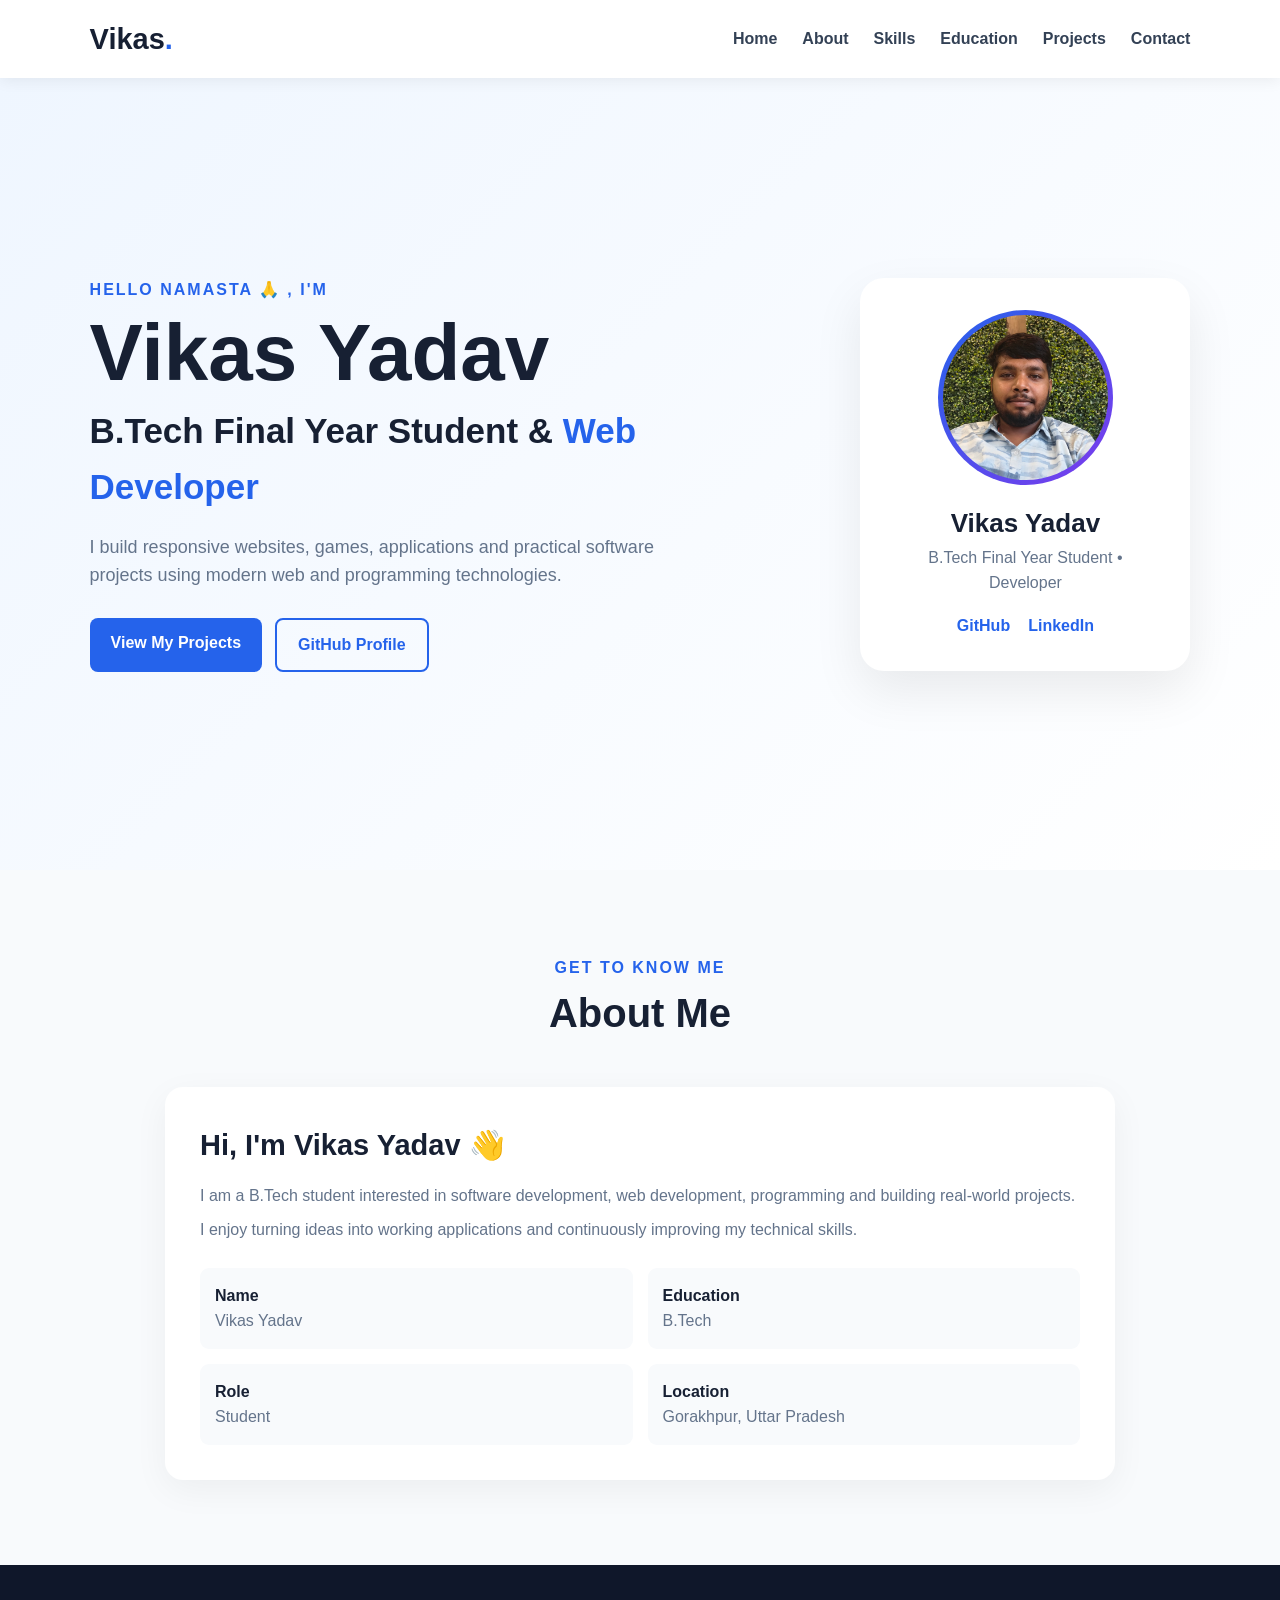
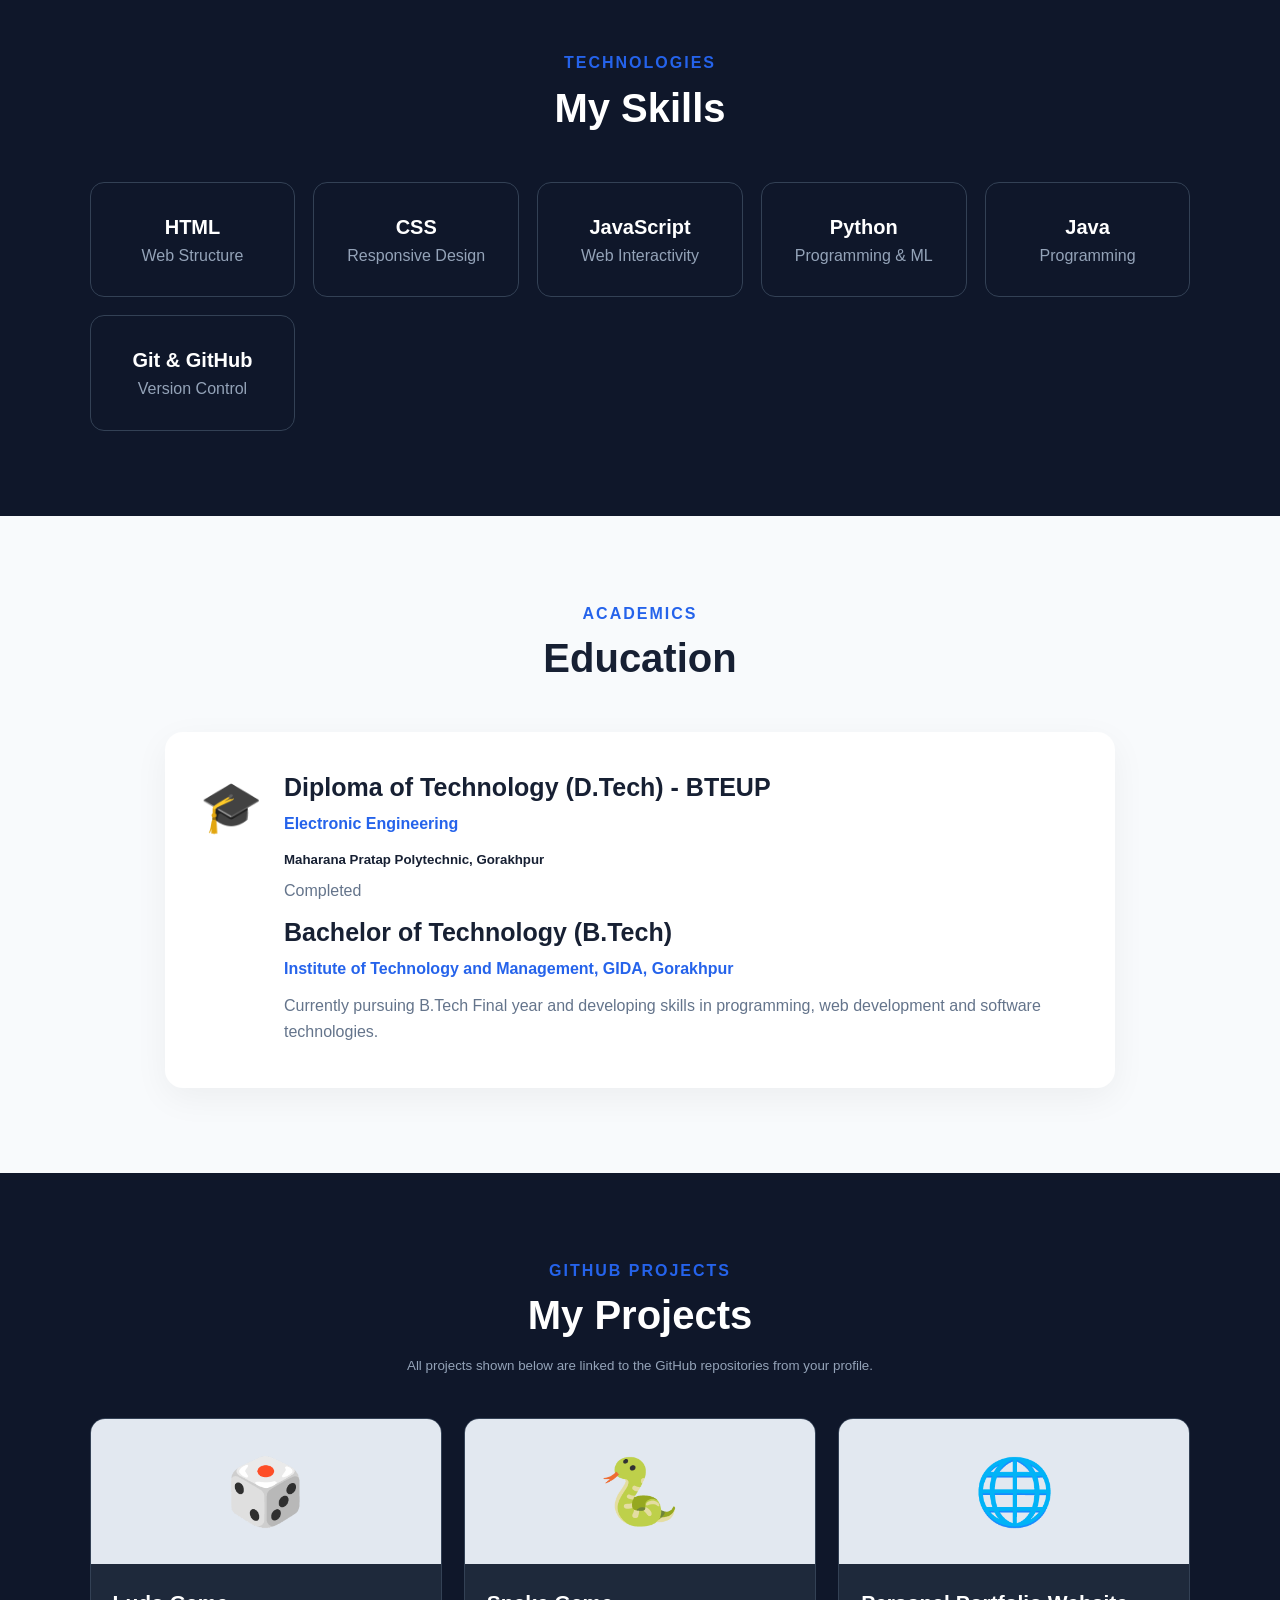
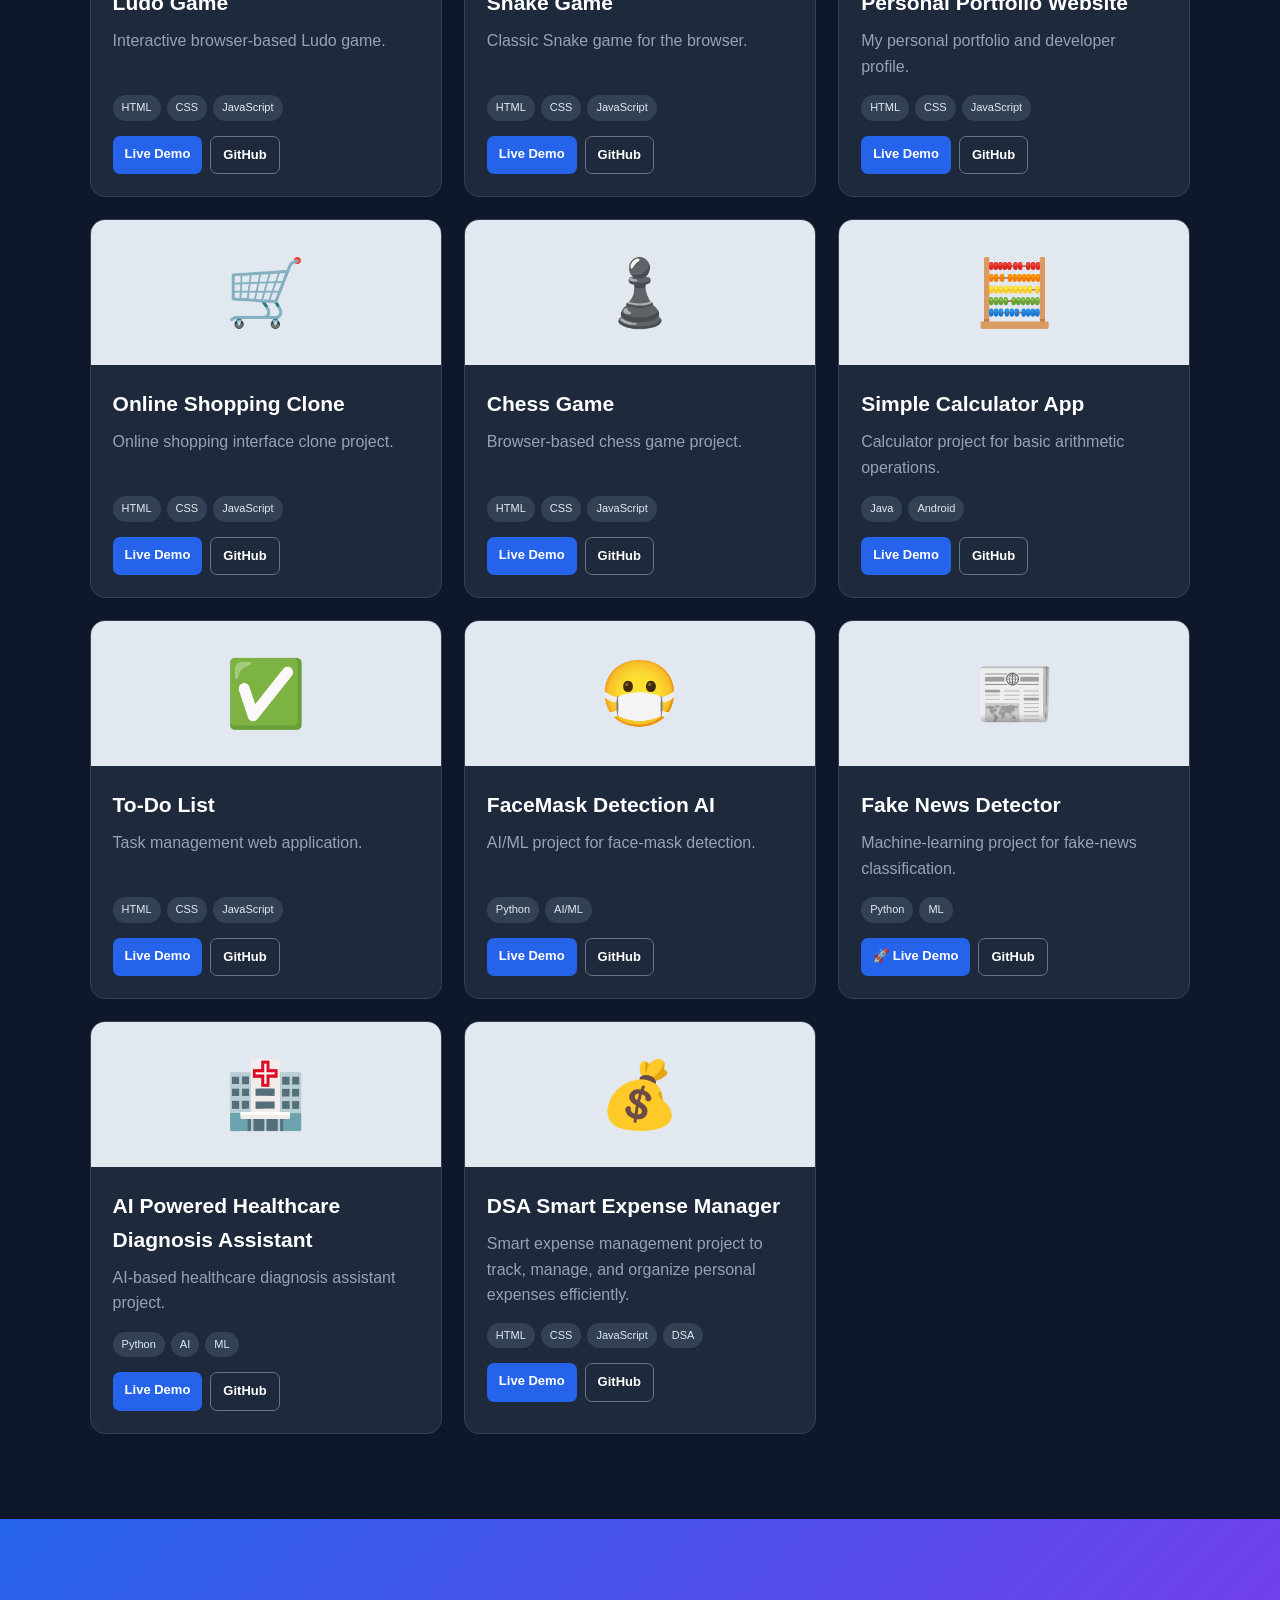
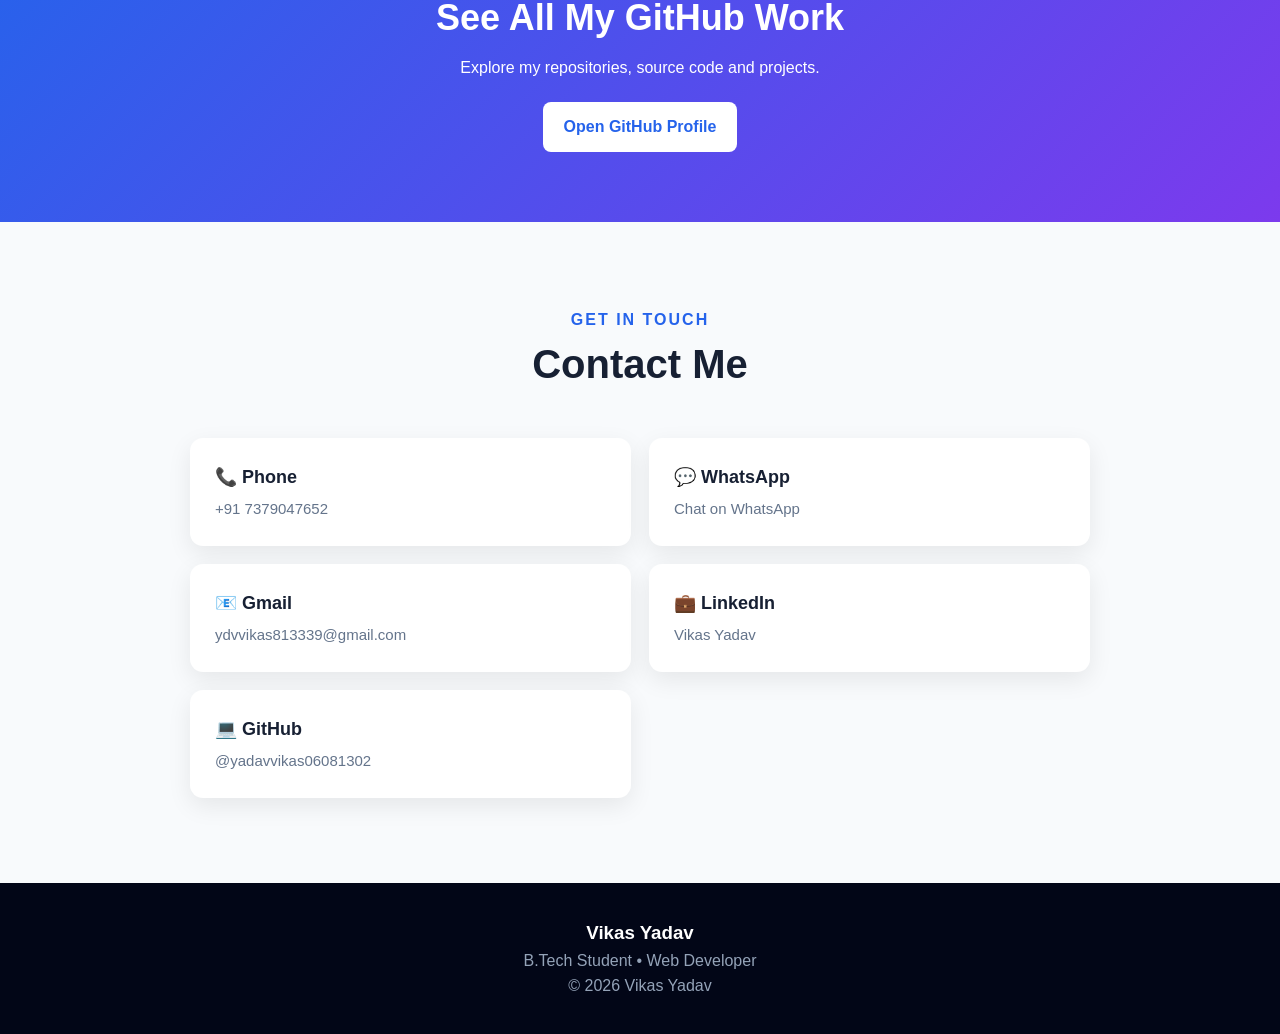
<file: index.html>
<!DOCTYPE html>
<html lang="en">
<head>
  <meta charset="UTF-8">
  <meta name="viewport" content="width=device-width, initial-scale=1.0">
  <title>Vikas Yadav | Portfolio</title>
  <meta name="description" content="Vikas Yadav - B.Tech student, developer and project portfolio.">
  <link rel="stylesheet" href="style.css">
</head>
<body>

<header class="navbar">
  <a class="logo" href="#home">Vikas<span>.</span></a>
  <button class="menu-btn" id="menuBtn">☰</button>
  <nav id="nav">
    <a href="#home">Home</a>
    <a href="#about">About</a>
    <a href="#skills">Skills</a>
    <a href="#education">Education</a>
    <a href="#projects">Projects</a>
    <a href="#contact">Contact</a>
  </nav>
</header>

<main>
<section class="hero" id="home">
  <div class="hero-text">
    <p class="eyebrow">HELLO NAMASTA 🙏 , I'M</p>
    <h1>Vikas Yadav</h1>
    <h2>B.Tech Final Year Student &amp; <span>Web Developer</span></h2>
    <p class="intro">I build responsive websites, games, applications and practical software projects using modern web and programming technologies.</p>
    <div class="buttons">
      <a class="btn" href="#projects">View My Projects</a>
      <a class="btn secondary" href="https://github.com/yadavvikas06081302" target="_blank" rel="noopener">GitHub Profile</a>
    </div>
  </div>

  <div class="profile-box">
    <div class="profile-photo-wrap">
      <img id="profilePhoto" src="profile.jpg" alt="Vikas Yadav">
    </div>
    <h3>Vikas Yadav</h3>
    <p>B.Tech Final Year Student • Developer</p>
    <div class="socials">
      <a href="https://github.com/yadavvikas06081302" target="_blank" rel="noopener">GitHub</a>
      <a href="https://linkedin.com/in/vikas-yadav-552b94362" target="_blank" rel="noopener">LinkedIn</a>
    </div>
  </div>
</section>

<section class="section" id="about">
  <div class="section-heading"><p>GET TO KNOW ME</p><h2>About Me</h2></div>
  <div class="about-card">
    <h3>Hi, I'm Vikas Yadav 👋</h3>
    <p>I am a B.Tech student interested in software development, web development, programming and building real-world projects.</p>
    <p>I enjoy turning ideas into working applications and continuously improving my technical skills.</p>
    <div class="info-grid">
      <div><b>Name</b><span>Vikas Yadav</span></div>
      <div><b>Education</b><span>B.Tech</span></div>
      <div><b>Role</b><span>Student</span></div>
      <div><b>Location</b><span>Gorakhpur, Uttar Pradesh</span></div>
    </div>
  </div>
</section>

<section class="section dark" id="skills">
  <div class="section-heading"><p>TECHNOLOGIES</p><h2>My Skills</h2></div>
  <div class="skills">
    <div class="skill"><strong>HTML</strong><span>Web Structure</span></div>
    <div class="skill"><strong>CSS</strong><span>Responsive Design</span></div>
    <div class="skill"><strong>JavaScript</strong><span>Web Interactivity</span></div>
    <div class="skill"><strong>Python</strong><span>Programming &amp; ML</span></div>
    <div class="skill"><strong>Java</strong><span>Programming</span></div>
    <div class="skill"><strong>Git &amp; GitHub</strong><span>Version Control</span></div>
  </div>
</section>

<section class="section" id="education">
  <div class="section-heading"><p>ACADEMICS</p><h2>Education</h2></div>
  <div class="education">
    <div class="edu-icon">🎓</div>
    <div>
      <article class="education-item">
    <div class="education-body">
        <h3>Diploma of Technology (D.Tech) - BTEUP</h3>
        <h4>Electronic Engineering</h4>
      <h5>Maharana Pratap Polytechnic, Gorakhpur</h5>
      <p>Completed</p>
    </div>
      </article>
      <h3>Bachelor of Technology (B.Tech)</h3>
      <h4>Institute of Technology and Management, GIDA, Gorakhpur</h4>
      <p>Currently pursuing B.Tech Final year and developing skills in programming, web development and software technologies.</p>
    </div>
  </div>
</section>

<section class="section dark" id="projects">
  <div class="section-heading"><p>GITHUB PROJECTS</p><h2>My Projects</h2><small>All projects shown below are linked to the GitHub repositories from your profile.</small></div>

  <div class="projects">

    <article class="project">
      <div class="project-top">🎲</div>
      <div class="project-body">
        <h3>Ludo Game</h3><p>Interactive browser-based Ludo game.</p>
        <div class="tags"><span>HTML</span><span>CSS</span><span>JavaScript</span></div>
        <div class="links">
          <a href="https://yadavvikas06081302.github.io/Ludo-Game/" target="_blank">Live Demo</a>
          <a href="https://github.com/yadavvikas06081302/Ludo-Game" target="_blank">GitHub</a>
        </div>
      </div>
    </article>

    <article class="project">
      <div class="project-top">🐍</div>
      <div class="project-body">
        <h3>Snake Game</h3><p>Classic Snake game for the browser.</p>
        <div class="tags"><span>HTML</span><span>CSS</span><span>JavaScript</span></div>
        <div class="links">
          <a href="https://yadavvikas06081302.github.io/Snake-Game-main/" target="_blank">Live Demo</a>
          <a href="https://github.com/yadavvikas06081302/Snake-Game-main" target="_blank">GitHub</a>
        </div>
      </div>
    </article>

    <article class="project">
      <div class="project-top">🌐</div>
      <div class="project-body">
        <h3>Personal Portfolio Website</h3><p>My personal portfolio and developer profile.</p>
        <div class="tags"><span>HTML</span><span>CSS</span><span>JavaScript</span></div>
        <div class="links">
          <a href="https://yadavvikas06081302.github.io/Personal-Portfolio-Website/" target="_blank">Live Demo</a>
          <a href="https://github.com/yadavvikas06081302/Personal-Portfolio-Website" target="_blank">GitHub</a>
        </div>
      </div>
    </article>

    <article class="project">
      <div class="project-top">🛒</div>
      <div class="project-body">
        <h3>Online Shopping Clone</h3><p>Online shopping interface clone project.</p>
        <div class="tags"><span>HTML</span><span>CSS</span><span>JavaScript</span></div>
        <div class="links">
          <a href="https://yadavvikas06081302.github.io/Online-shopping-clone./" target="_blank">Live Demo</a>
          <a href="https://github.com/yadavvikas06081302/Online-shopping-clone." target="_blank">GitHub</a>
        </div>
      </div>
    </article>

    <article class="project">
      <div class="project-top">♟️</div>
      <div class="project-body">
        <h3>Chess Game</h3><p>Browser-based chess game project.</p>
        <div class="tags"><span>HTML</span><span>CSS</span><span>JavaScript</span></div>
        <div class="links">
          <a href="https://yadavvikas06081302.github.io/Chess-game/" target="_blank">Live Demo</a>
          <a href="https://github.com/yadavvikas06081302/Chess-game" target="_blank">GitHub</a>
        </div>
      </div>
    </article>

    <article class="project">
      <div class="project-top">🧮</div>
      <div class="project-body">
        <h3>Simple Calculator App</h3><p>Calculator project for basic arithmetic operations.</p>
        <div class="tags"><span>Java</span><span>Android</span></div>
        <div class="links">
          <a href="https://yadavvikas06081302.github.io/SIMPLE-CALCULATER-APP/" target="_blank">Live Demo</a>
          <a href="https://github.com/yadavvikas06081302/SIMPLE-CALCULATER-APP" target="_blank">GitHub</a>
        </div>
      </div>
    </article>

    <article class="project">
      <div class="project-top">✅</div>
      <div class="project-body">
        <h3>To-Do List</h3><p>Task management web application.</p>
        <div class="tags"><span>HTML</span><span>CSS</span><span>JavaScript</span></div>
        <div class="links">
          <a href="https://yadavvikas06081302.github.io/TO-DO-LIST/" target="_blank">Live Demo</a>
          <a href="https://github.com/yadavvikas06081302/TO-DO-LIST" target="_blank">GitHub</a>
        </div>
      </div>
    </article>

    <article class="project">
      <div class="project-top">😷</div>
      <div class="project-body">
        <h3>FaceMask Detection AI</h3><p>AI/ML project for face-mask detection.</p>
        <div class="tags"><span>Python</span><span>AI/ML</span></div>
        <div class="links">
           <a href="https://facemask-detection-ai-qml7clacrdxemuhxwcsvze.streamlit.app/" target="_blank">Live Demo</a>
          <a href="https://github.com/yadavvikas06081302/FaceMask-Detection-AI" target="_blank">GitHub</a>
        </div>
      </div>
    </article>

    <article class="project">
      <div class="project-top">📰</div>
      <div class="project-body">
        <h3>Fake News Detector</h3><p>Machine-learning project for fake-news classification.</p>
        <div class="tags"><span>Python</span><span>ML</span></div>
        <div class="links">
          <a href="https://fake-news-detector-ib6gn7um9cmf7hvsihuzam.streamlit.app/" target="_blank"rel="noopener noreferrer"> 🚀 Live Demo</a>
          <a href="https://github.com/yadavvikas06081302/FAKE-NEWS-DETECTOR" target="_blank">GitHub</a>
        </div>
      </div>
    </article>

    <article class="project">
      <div class="project-top">🏥</div>
      <div class="project-body">
        <h3>AI Powered Healthcare Diagnosis Assistant</h3><p>AI-based healthcare diagnosis assistant project.</p>
        <div class="tags"><span>Python</span><span>AI</span><span>ML</span></div>
        <div class="links">
          <a href="https://ai-powered-healthcare-diagnosis-assistant-dyo3lo6fveobnu5iwi3m.streamlit.app/" target="_blank">Live Demo</a>
          <a href="https://github.com/yadavvikas06081302/AI-Powered-Healthcare-Diagnosis-Assistant" target="_blank">GitHub</a>
        </div>
      </div>
    </article>
<article class="project">
    <div class="project-top">💰</div>
    <div class="project-body">
        <h3>DSA Smart Expense Manager</h3>
        <p>Smart expense management project to track, manage, and organize personal expenses efficiently.</p>

        <div class="tags">
            <span>HTML</span><span>CSS</span><span>JavaScript</span><span>DSA</span>
        </div>

        <div class="links">
            <a href="https://yadavvikas06081302.github.io/DSA-Smart-Expense-manager/" target="_blank">Live Demo</a>
            <a href="https://github.com/yadavvikas06081302/DSA-Smart-Expense-manager" target="_blank">GitHub</a>
        </div>
    </div>
</article>
  </div>
</section>

<section class="github-banner">
  <h2>See All My GitHub Work</h2>
  <p>Explore my repositories, source code and projects.</p>
  <a class="btn light" href="https://github.com/yadavvikas06081302" target="_blank" rel="noopener">Open GitHub Profile</a>
</section>

<section class="section" id="contact">

    <div class="section-heading">
        <p>GET IN TOUCH</p>
        <h2>Contact Me</h2>
    </div>

    <div class="contact">

        <!-- Phone -->
        <a href="tel:+917379047652">
            <b>📞 Phone</b>
            <span>+91 7379047652</span>
        </a>

        <!-- WhatsApp -->
        <a href="https://wa.me/917379047652"
           target="_blank">
            <b>💬 WhatsApp</b>
            <span>Chat on WhatsApp</span>
        </a>

        <!-- Gmail -->
        <a href="mailto:YOUR_EMAIL@gmail.com">
            <b>📧 Gmail</b>
            <span>ydvvikas813339@gmail.com</span>
        </a>

        <!-- LinkedIn -->
        <a href="https://linkedin.com/in/vikas-yadav-552b94362"
           target="_blank">
            <b>💼 LinkedIn</b>
            <span>Vikas Yadav</span>
        </a>

        <!-- GitHub -->
        <a href="https://github.com/yadavvikas06081302"
           target="_blank">
            <b>💻 GitHub</b>
            <span>@yadavvikas06081302</span>
        </a>

    </div>

</section>
</main>

<footer>
  <h3>Vikas Yadav</h3>
  <p>B.Tech Student • Web Developer</p>
  <p>© <span id="year"></span> Vikas Yadav</p>
</footer>

<script src="script.js"></script>
</body>
</html>
</file>
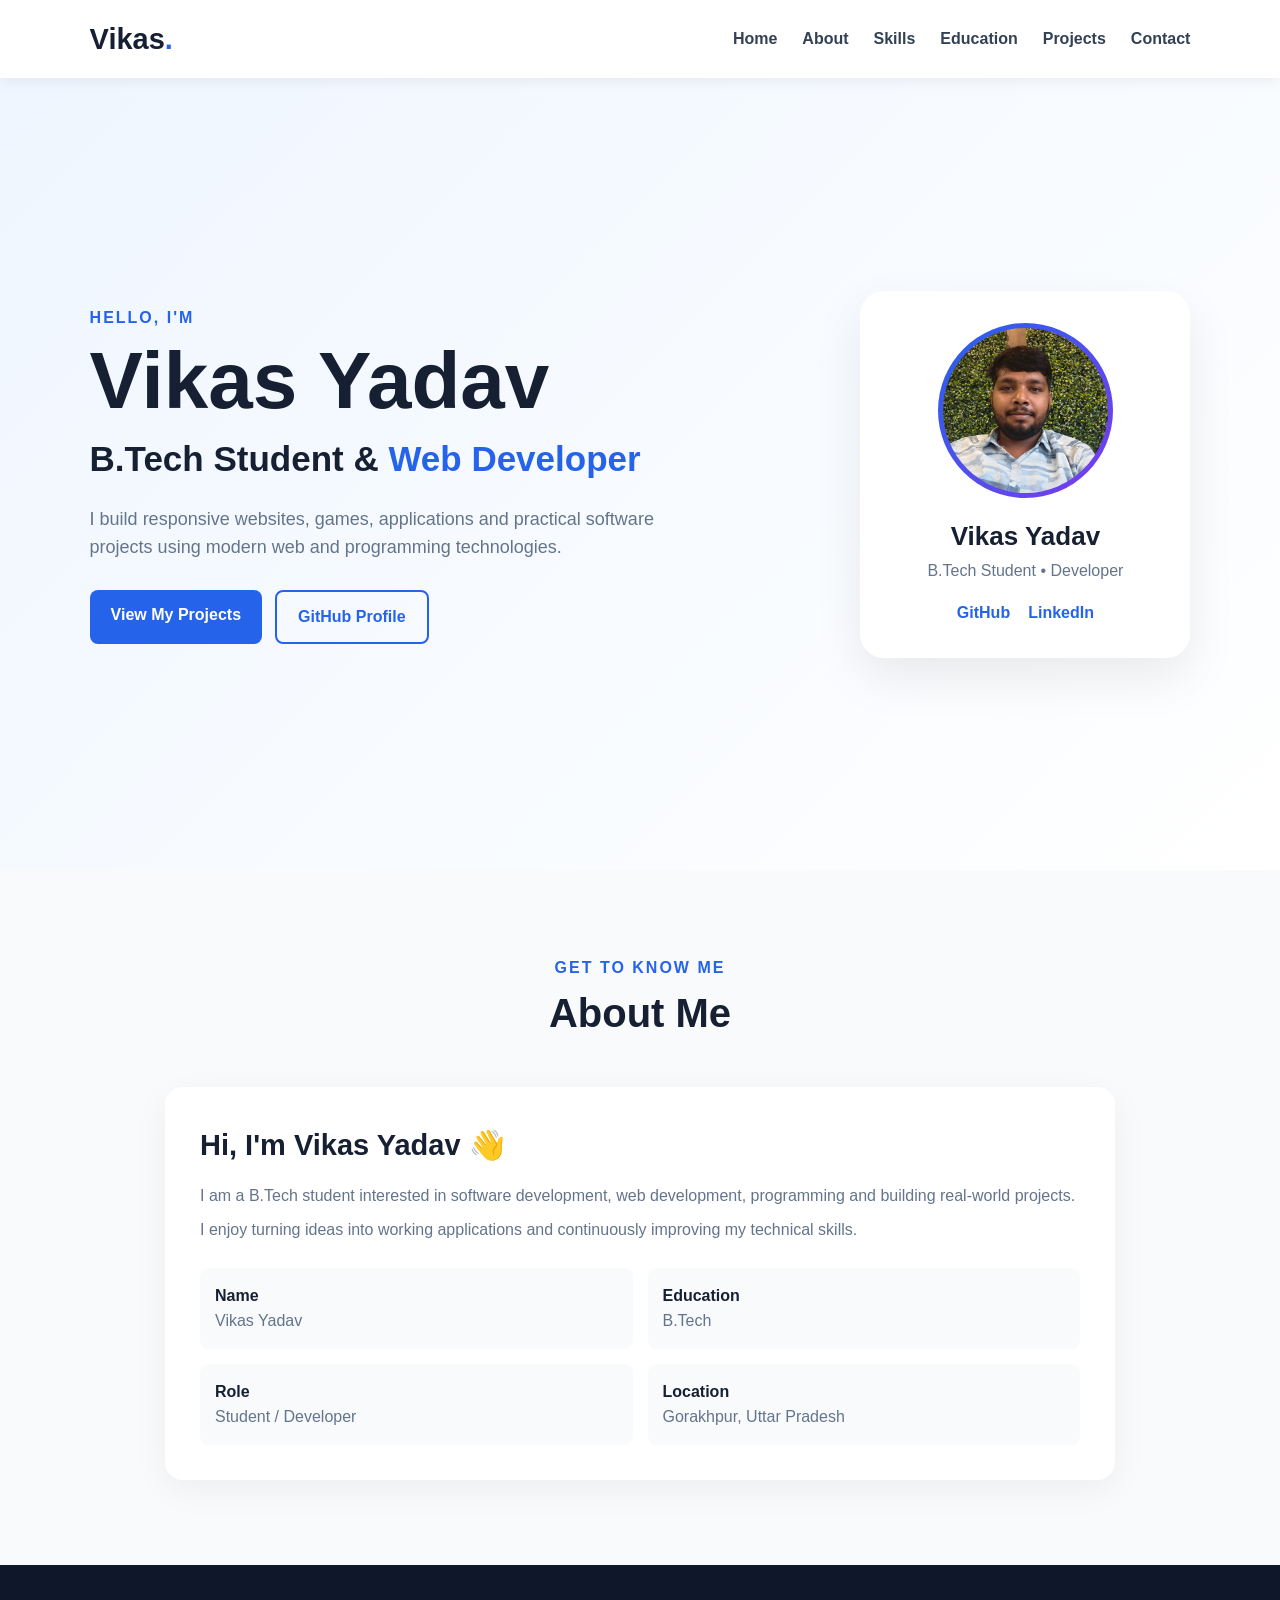
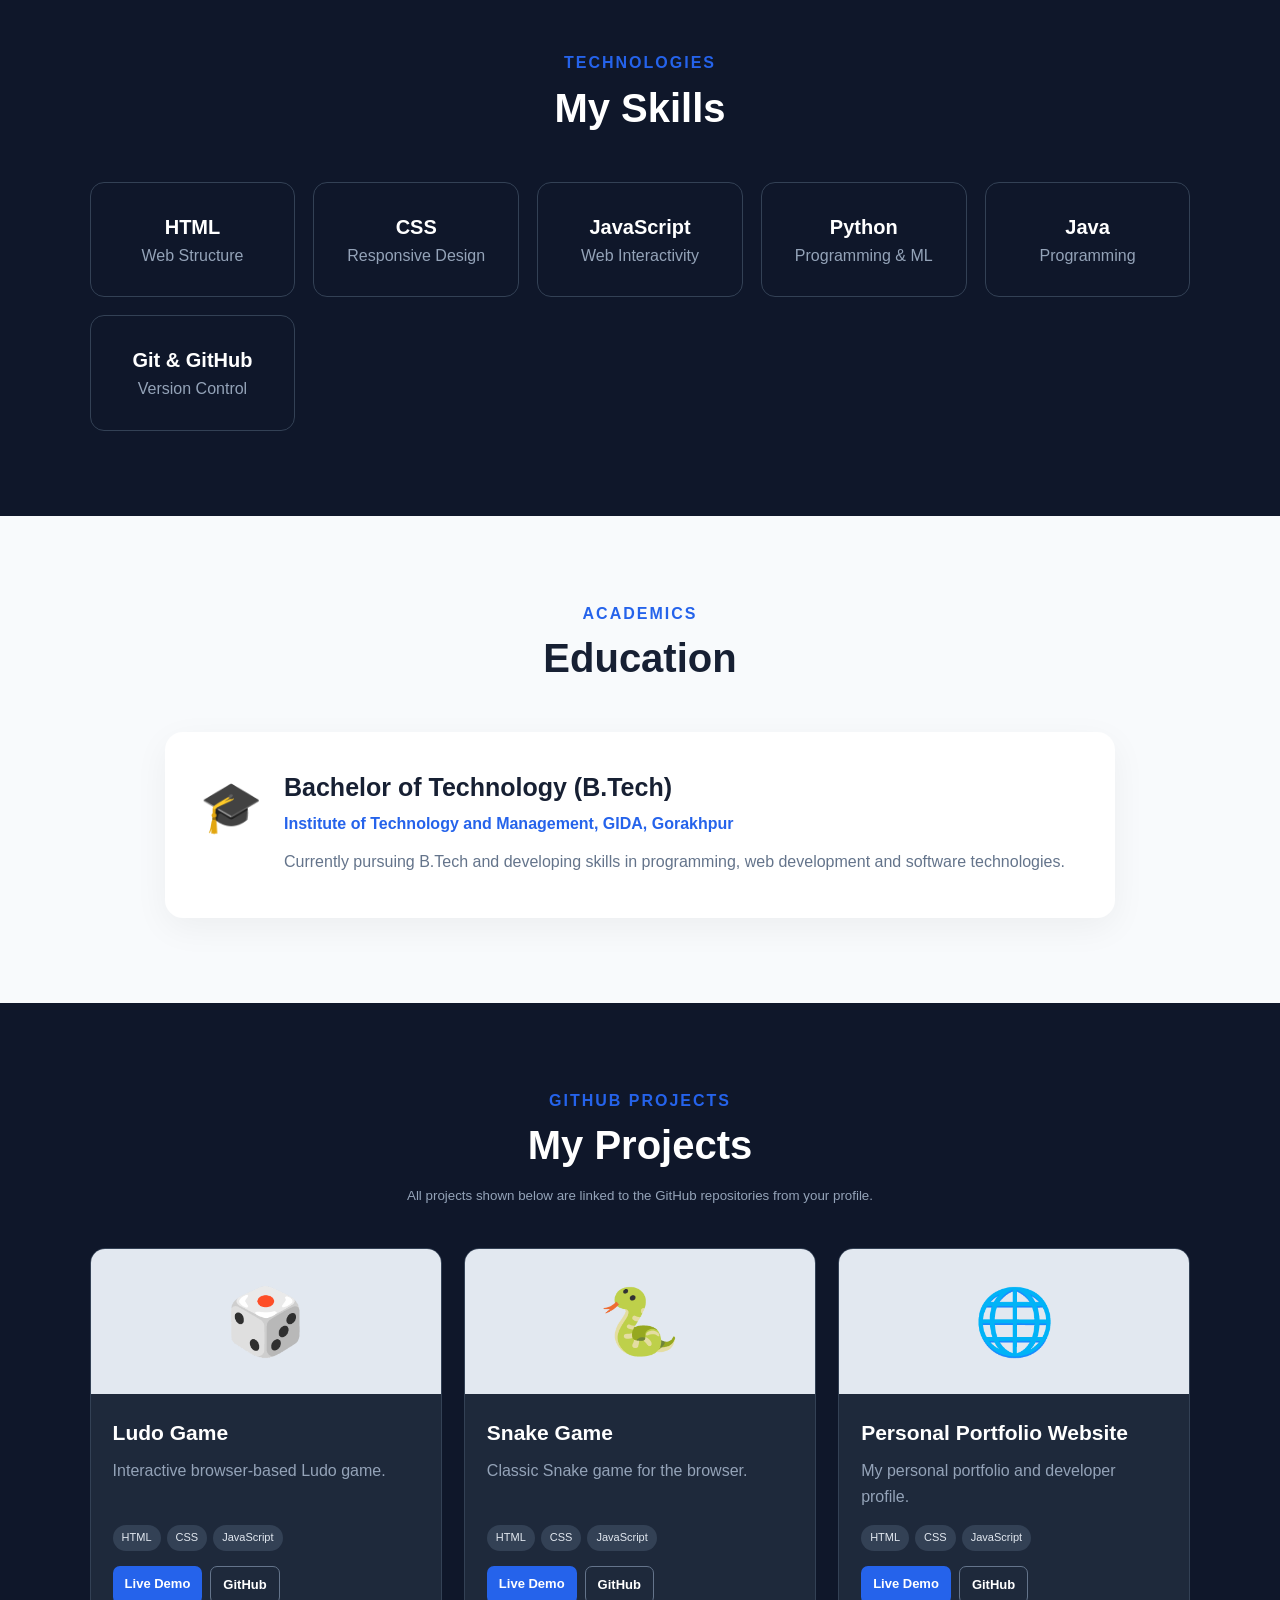
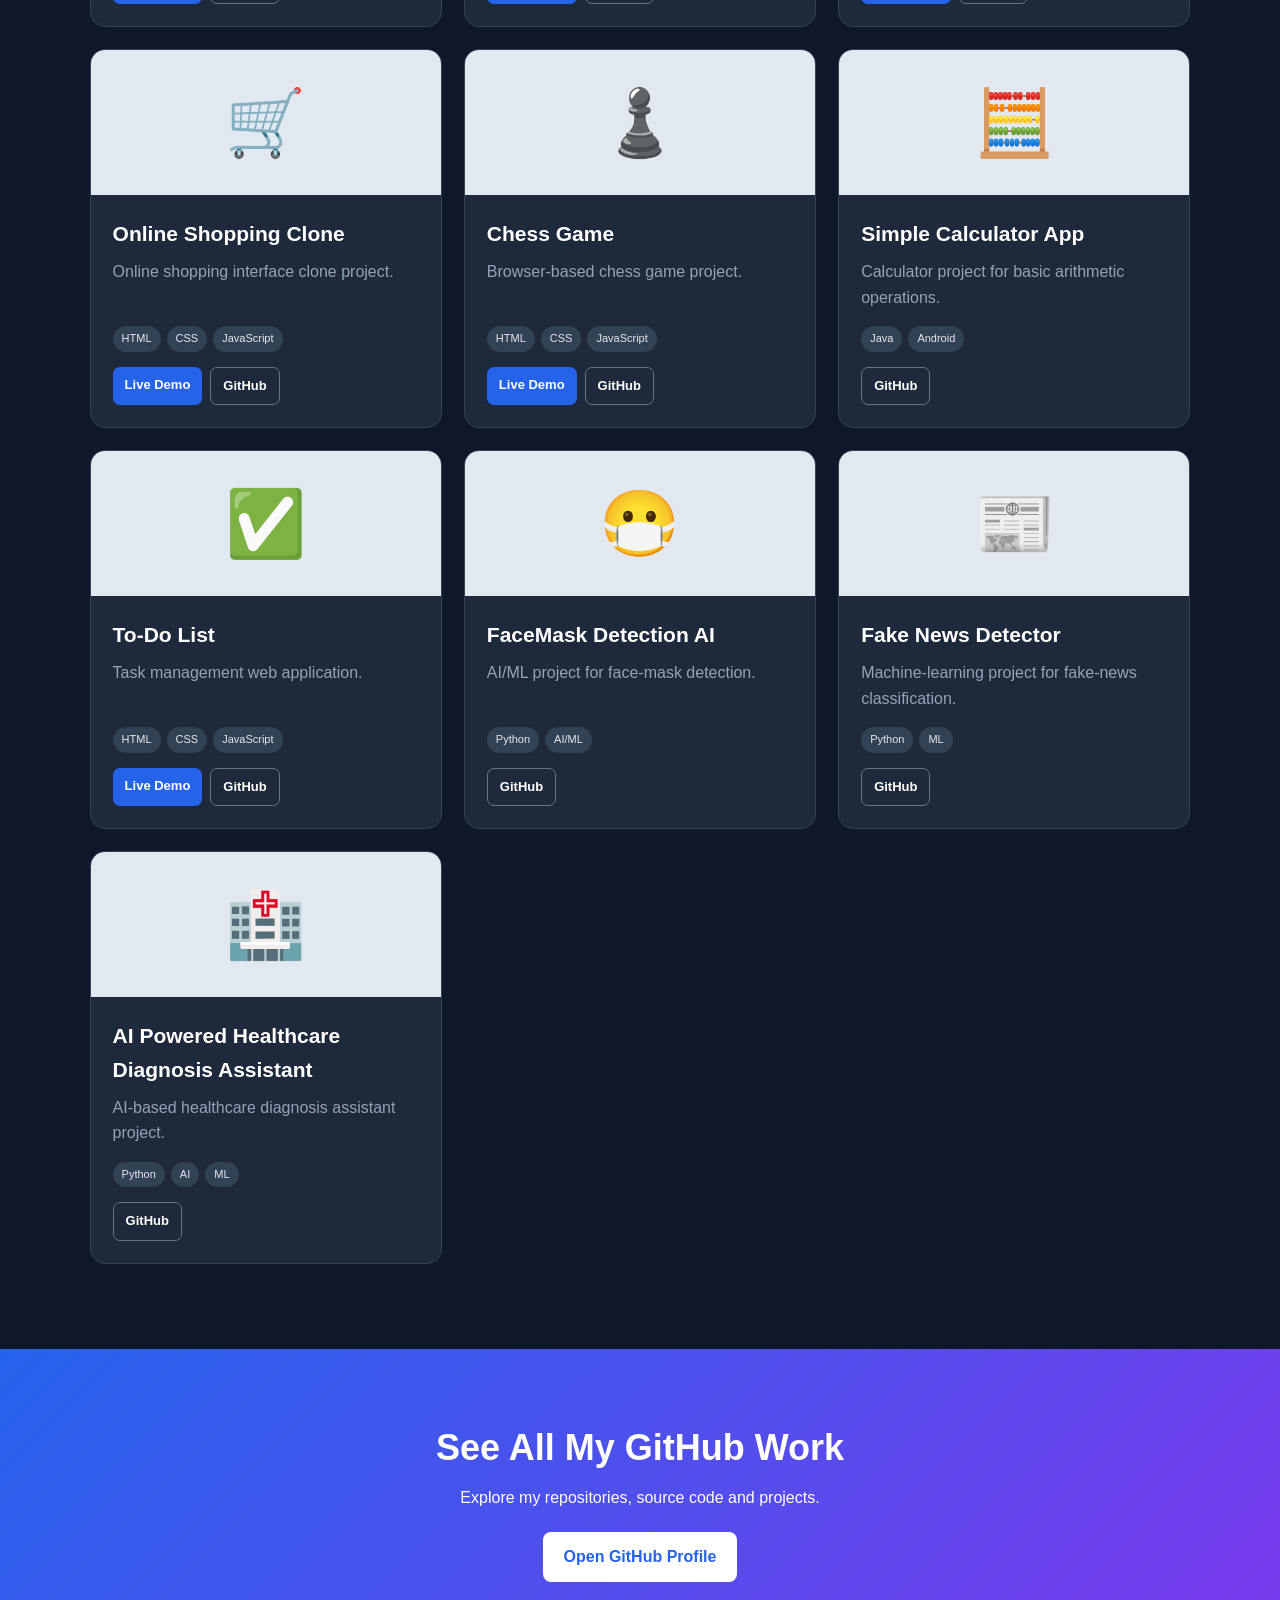
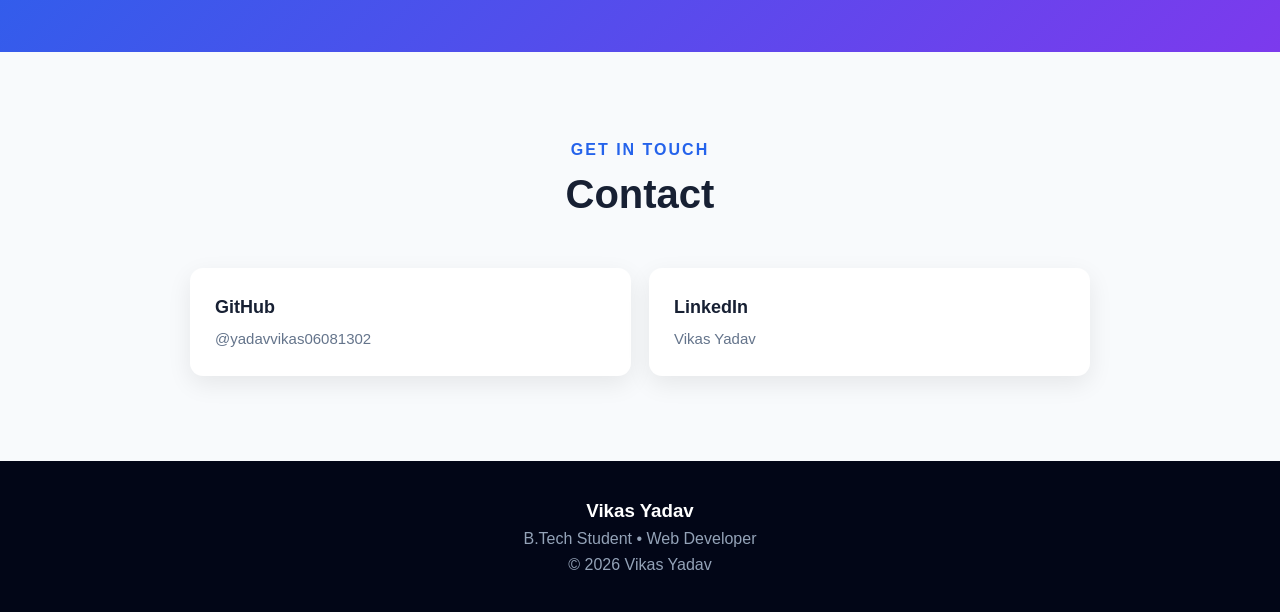
<file: index (4).html>
<!DOCTYPE html>
<html lang="en">
<head>
  <meta charset="UTF-8">
  <meta name="viewport" content="width=device-width, initial-scale=1.0">
  <title>Vikas Yadav | Portfolio</title>
  <meta name="description" content="Vikas Yadav - B.Tech student, developer and project portfolio.">
  <link rel="stylesheet" href="style.css">
</head>
<body>

<header class="navbar">
  <a class="logo" href="#home">Vikas<span>.</span></a>
  <button class="menu-btn" id="menuBtn">☰</button>
  <nav id="nav">
    <a href="#home">Home</a>
    <a href="#about">About</a>
    <a href="#skills">Skills</a>
    <a href="#education">Education</a>
    <a href="#projects">Projects</a>
    <a href="#contact">Contact</a>
  </nav>
</header>

<main>
<section class="hero" id="home">
  <div class="hero-text">
    <p class="eyebrow">HELLO, I'M</p>
    <h1>Vikas Yadav</h1>
    <h2>B.Tech Student &amp; <span>Web Developer</span></h2>
    <p class="intro">I build responsive websites, games, applications and practical software projects using modern web and programming technologies.</p>
    <div class="buttons">
      <a class="btn" href="#projects">View My Projects</a>
      <a class="btn secondary" href="https://github.com/yadavvikas06081302" target="_blank" rel="noopener">GitHub Profile</a>
    </div>
  </div>

  <div class="profile-box">
    <div class="profile-photo-wrap">
      <img id="profilePhoto" src="profile.jpg" alt="Vikas Yadav">
    </div>
    <h3>Vikas Yadav</h3>
    <p>B.Tech Student • Developer</p>
    <div class="socials">
      <a href="https://github.com/yadavvikas06081302" target="_blank" rel="noopener">GitHub</a>
      <a href="https://linkedin.com/in/vikas-yadav-552b94362" target="_blank" rel="noopener">LinkedIn</a>
    </div>
  </div>
</section>

<section class="section" id="about">
  <div class="section-heading"><p>GET TO KNOW ME</p><h2>About Me</h2></div>
  <div class="about-card">
    <h3>Hi, I'm Vikas Yadav 👋</h3>
    <p>I am a B.Tech student interested in software development, web development, programming and building real-world projects.</p>
    <p>I enjoy turning ideas into working applications and continuously improving my technical skills.</p>
    <div class="info-grid">
      <div><b>Name</b><span>Vikas Yadav</span></div>
      <div><b>Education</b><span>B.Tech</span></div>
      <div><b>Role</b><span>Student / Developer</span></div>
      <div><b>Location</b><span>Gorakhpur, Uttar Pradesh</span></div>
    </div>
  </div>
</section>

<section class="section dark" id="skills">
  <div class="section-heading"><p>TECHNOLOGIES</p><h2>My Skills</h2></div>
  <div class="skills">
    <div class="skill"><strong>HTML</strong><span>Web Structure</span></div>
    <div class="skill"><strong>CSS</strong><span>Responsive Design</span></div>
    <div class="skill"><strong>JavaScript</strong><span>Web Interactivity</span></div>
    <div class="skill"><strong>Python</strong><span>Programming &amp; ML</span></div>
    <div class="skill"><strong>Java</strong><span>Programming</span></div>
    <div class="skill"><strong>Git &amp; GitHub</strong><span>Version Control</span></div>
  </div>
</section>

<section class="section" id="education">
  <div class="section-heading"><p>ACADEMICS</p><h2>Education</h2></div>
  <div class="education">
    <div class="edu-icon">🎓</div>
    <div>
      <h3>Bachelor of Technology (B.Tech)</h3>
      <h4>Institute of Technology and Management, GIDA, Gorakhpur</h4>
      <p>Currently pursuing B.Tech and developing skills in programming, web development and software technologies.</p>
    </div>
  </div>
</section>

<section class="section dark" id="projects">
  <div class="section-heading"><p>GITHUB PROJECTS</p><h2>My Projects</h2><small>All projects shown below are linked to the GitHub repositories from your profile.</small></div>

  <div class="projects">

    <article class="project">
      <div class="project-top">🎲</div>
      <div class="project-body">
        <h3>Ludo Game</h3><p>Interactive browser-based Ludo game.</p>
        <div class="tags"><span>HTML</span><span>CSS</span><span>JavaScript</span></div>
        <div class="links">
          <a href="https://yadavvikas06081302.github.io/Ludo-Game/" target="_blank">Live Demo</a>
          <a href="https://github.com/yadavvikas06081302/Ludo-Game" target="_blank">GitHub</a>
        </div>
      </div>
    </article>

    <article class="project">
      <div class="project-top">🐍</div>
      <div class="project-body">
        <h3>Snake Game</h3><p>Classic Snake game for the browser.</p>
        <div class="tags"><span>HTML</span><span>CSS</span><span>JavaScript</span></div>
        <div class="links">
          <a href="https://yadavvikas06081302.github.io/Snake-Game-main/" target="_blank">Live Demo</a>
          <a href="https://github.com/yadavvikas06081302/Snake-Game-main" target="_blank">GitHub</a>
        </div>
      </div>
    </article>

    <article class="project">
      <div class="project-top">🌐</div>
      <div class="project-body">
        <h3>Personal Portfolio Website</h3><p>My personal portfolio and developer profile.</p>
        <div class="tags"><span>HTML</span><span>CSS</span><span>JavaScript</span></div>
        <div class="links">
          <a href="https://yadavvikas06081302.github.io/Personal-Portfolio-Website/" target="_blank">Live Demo</a>
          <a href="https://github.com/yadavvikas06081302/Personal-Portfolio-Website" target="_blank">GitHub</a>
        </div>
      </div>
    </article>

    <article class="project">
      <div class="project-top">🛒</div>
      <div class="project-body">
        <h3>Online Shopping Clone</h3><p>Online shopping interface clone project.</p>
        <div class="tags"><span>HTML</span><span>CSS</span><span>JavaScript</span></div>
        <div class="links">
          <a href="https://yadavvikas06081302.github.io/Online-shopping-clone/" target="_blank">Live Demo</a>
          <a href="https://github.com/yadavvikas06081302/Online-shopping-clone." target="_blank">GitHub</a>
        </div>
      </div>
    </article>

    <article class="project">
      <div class="project-top">♟️</div>
      <div class="project-body">
        <h3>Chess Game</h3><p>Browser-based chess game project.</p>
        <div class="tags"><span>HTML</span><span>CSS</span><span>JavaScript</span></div>
        <div class="links">
          <a href="https://yadavvikas06081302.github.io/Chess-game/" target="_blank">Live Demo</a>
          <a href="https://github.com/yadavvikas06081302/Chess-game" target="_blank">GitHub</a>
        </div>
      </div>
    </article>

    <article class="project">
      <div class="project-top">🧮</div>
      <div class="project-body">
        <h3>Simple Calculator App</h3><p>Calculator project for basic arithmetic operations.</p>
        <div class="tags"><span>Java</span><span>Android</span></div>
        <div class="links">
          <a href="https://github.com/yadavvikas06081302/SIMPLE-CALCULATER-APP" target="_blank">GitHub</a>
        </div>
      </div>
    </article>

    <article class="project">
      <div class="project-top">✅</div>
      <div class="project-body">
        <h3>To-Do List</h3><p>Task management web application.</p>
        <div class="tags"><span>HTML</span><span>CSS</span><span>JavaScript</span></div>
        <div class="links">
          <a href="https://yadavvikas06081302.github.io/TO-DO-LIST/" target="_blank">Live Demo</a>
          <a href="https://github.com/yadavvikas06081302/TO-DO-LIST" target="_blank">GitHub</a>
        </div>
      </div>
    </article>

    <article class="project">
      <div class="project-top">😷</div>
      <div class="project-body">
        <h3>FaceMask Detection AI</h3><p>AI/ML project for face-mask detection.</p>
        <div class="tags"><span>Python</span><span>AI/ML</span></div>
        <div class="links">
          <a href="https://github.com/yadavvikas06081302/FaceMask-Detection-AI" target="_blank">GitHub</a>
        </div>
      </div>
    </article>

    <article class="project">
      <div class="project-top">📰</div>
      <div class="project-body">
        <h3>Fake News Detector</h3><p>Machine-learning project for fake-news classification.</p>
        <div class="tags"><span>Python</span><span>ML</span></div>
        <div class="links">
          <a href="https://github.com/yadavvikas06081302/FAKE-NEWS-DETECTOR" target="_blank">GitHub</a>
        </div>
      </div>
    </article>

    <article class="project">
      <div class="project-top">🏥</div>
      <div class="project-body">
        <h3>AI Powered Healthcare Diagnosis Assistant</h3><p>AI-based healthcare diagnosis assistant project.</p>
        <div class="tags"><span>Python</span><span>AI</span><span>ML</span></div>
        <div class="links">
          <a href="https://github.com/yadavvikas06081302/AI-Powered-Healthcare-Diagnosis-Assistant" target="_blank">GitHub</a>
        </div>
      </div>
    </article>

  </div>
</section>

<section class="github-banner">
  <h2>See All My GitHub Work</h2>
  <p>Explore my repositories, source code and projects.</p>
  <a class="btn light" href="https://github.com/yadavvikas06081302" target="_blank" rel="noopener">Open GitHub Profile</a>
</section>

<section class="section" id="contact">
  <div class="section-heading"><p>GET IN TOUCH</p><h2>Contact</h2></div>
  <div class="contact">
    <a href="https://github.com/yadavvikas06081302" target="_blank"><b>GitHub</b><span>@yadavvikas06081302</span></a>
    <a href="https://linkedin.com/in/vikas-yadav-552b94362" target="_blank"><b>LinkedIn</b><span>Vikas Yadav</span></a>
  </div>
</section>
</main>

<footer>
  <h3>Vikas Yadav</h3>
  <p>B.Tech Student • Web Developer</p>
  <p>© <span id="year"></span> Vikas Yadav</p>
</footer>

<script src="script.js"></script>
</body>
</html>
</file>
<file: style.css>
*{margin:0;padding:0;box-sizing:border-box}
html{scroll-behavior:smooth}
body{font-family:Arial,Helvetica,sans-serif;background:#f8fafc;color:#172033;line-height:1.6}
a{text-decoration:none}
.navbar{position:sticky;top:0;z-index:1000;display:flex;align-items:center;justify-content:space-between;padding:16px 7%;background:rgba(255,255,255,.96);backdrop-filter:blur(12px);box-shadow:0 2px 15px #00000012}
.logo{font-size:29px;font-weight:800;color:#172033}.logo span{color:#2563eb}
.navbar nav{display:flex;gap:25px}.navbar nav a{font-weight:700;color:#334155}.navbar nav a:hover{color:#2563eb}
.menu-btn{display:none;border:0;background:none;font-size:28px}
.hero{min-height:88vh;padding:75px 7%;display:flex;align-items:center;justify-content:space-between;gap:55px;background:linear-gradient(135deg,#eff6ff,#fff)}
.hero-text{max-width:680px}.eyebrow,.section-heading p{color:#2563eb;font-weight:800;letter-spacing:2px}
.hero h1{font-size:clamp(45px,7vw,80px);line-height:1.05;margin:8px 0}
.hero h2{font-size:clamp(22px,4vw,35px);margin-bottom:18px}.hero h2 span{color:#2563eb}
.intro{font-size:18px;color:#64748b;max-width:620px}
.buttons{display:flex;gap:13px;flex-wrap:wrap;margin-top:28px}
.btn{display:inline-block;padding:12px 21px;border-radius:8px;background:#2563eb;color:#fff;font-weight:800;transition:.25s}.btn:hover{transform:translateY(-3px);background:#1d4ed8}
.btn.secondary{background:transparent;color:#2563eb;border:2px solid #2563eb}
.profile-box{width:330px;padding:32px;text-align:center;background:#fff;border-radius:24px;box-shadow:0 20px 50px #00000014}
.profile-photo-wrap{width:175px;height:175px;margin:auto;border-radius:50%;padding:5px;background:linear-gradient(135deg,#2563eb,#7c3aed)}
.profile-photo-wrap img{width:100%;height:100%;display:block;border-radius:50%;object-fit:cover;background:#e2e8f0}
.profile-box h3{font-size:26px;margin-top:18px}.profile-box p{color:#64748b}.socials{display:flex;justify-content:center;gap:18px;margin-top:17px}.socials a{color:#2563eb;font-weight:700}
.section{padding:85px 7%}.dark{background:#0f172a;color:#fff}.section-heading{text-align:center;margin-bottom:42px}.section-heading h2{font-size:40px}.section-heading small{display:block;color:#94a3b8;margin-top:8px}
.about-card,.education{max-width:950px;margin:auto;background:#fff;padding:35px;border-radius:18px;box-shadow:0 10px 35px #0000000d}
.about-card h3{font-size:29px;margin-bottom:15px}.about-card p,.education p{color:#64748b;margin:8px 0}
.info-grid{display:grid;grid-template-columns:1fr 1fr;gap:15px;margin-top:25px}.info-grid div{padding:15px;background:#f8fafc;border-radius:9px}.info-grid b,.info-grid span{display:block}.info-grid span{color:#64748b}
.skills{display:grid;grid-template-columns:repeat(auto-fit,minmax(180px,1fr));gap:18px}.skill{padding:28px;text-align:center;border:1px solid #334155;border-radius:14px;transition:.25s}.skill:hover{transform:translateY(-6px);background:#1e293b}.skill strong{display:block;font-size:20px}.skill span{color:#94a3b8}
.education{display:flex;gap:22px;align-items:flex-start}.edu-icon{font-size:50px}.education h3{font-size:25px}.education h4{color:#2563eb;margin:4px 0 12px}
.projects{display:grid;grid-template-columns:repeat(auto-fit,minmax(270px,1fr));gap:22px}
.project{overflow:hidden;background:#1e293b;border:1px solid #334155;border-radius:15px;transition:.25s}.project:hover{transform:translateY(-7px)}
.project-top{height:145px;display:flex;align-items:center;justify-content:center;font-size:65px;background:#e2e8f0;color:#172033}
.project-body{padding:22px}.project-body h3{font-size:21px;margin-bottom:8px}.project-body p{color:#94a3b8;min-height:52px}.tags{display:flex;flex-wrap:wrap;gap:6px;margin:15px 0}.tags span{font-size:11px;padding:4px 9px;border-radius:20px;background:#334155;color:#e2e8f0}.links{display:flex;gap:8px;flex-wrap:wrap}.links a{padding:8px 12px;border-radius:7px;background:#2563eb;color:#fff;font-size:13px;font-weight:700}.links a:last-child{background:transparent;border:1px solid #64748b}
.github-banner{text-align:center;padding:70px 7%;background:linear-gradient(135deg,#2563eb,#7c3aed);color:#fff}.github-banner h2{font-size:36px}.github-banner p{margin:8px 0 22px}.light{background:#fff;color:#2563eb}
.contact {max-width: 900px;margin: auto;display: grid;grid-template-columns: 1fr 1fr;gap: 18px;}.contact a {display: block;padding: 25px;background: #ffffff;border-radius: 13px;box-shadow: 0 8px 25px rgba(0, 0, 0, 0.08);color: #172033;transition: 0.3s;}.contact a:hover {transform: translateY(-5px);box-shadow: 0 12px 30px rgba(0, 0, 0, 0.12);}.contact b {display:block;font-size:18px;margin-bottom:5px}.contact span {display: block;color:#64748b;font-size: 15px}
footer{padding:35px 7%;text-align:center;background:#020617;color:#fff}footer p{color:#94a3b8}
@media (max-width: 800px) {.contact{grid-template-columns: 1fr;}}
</file>
